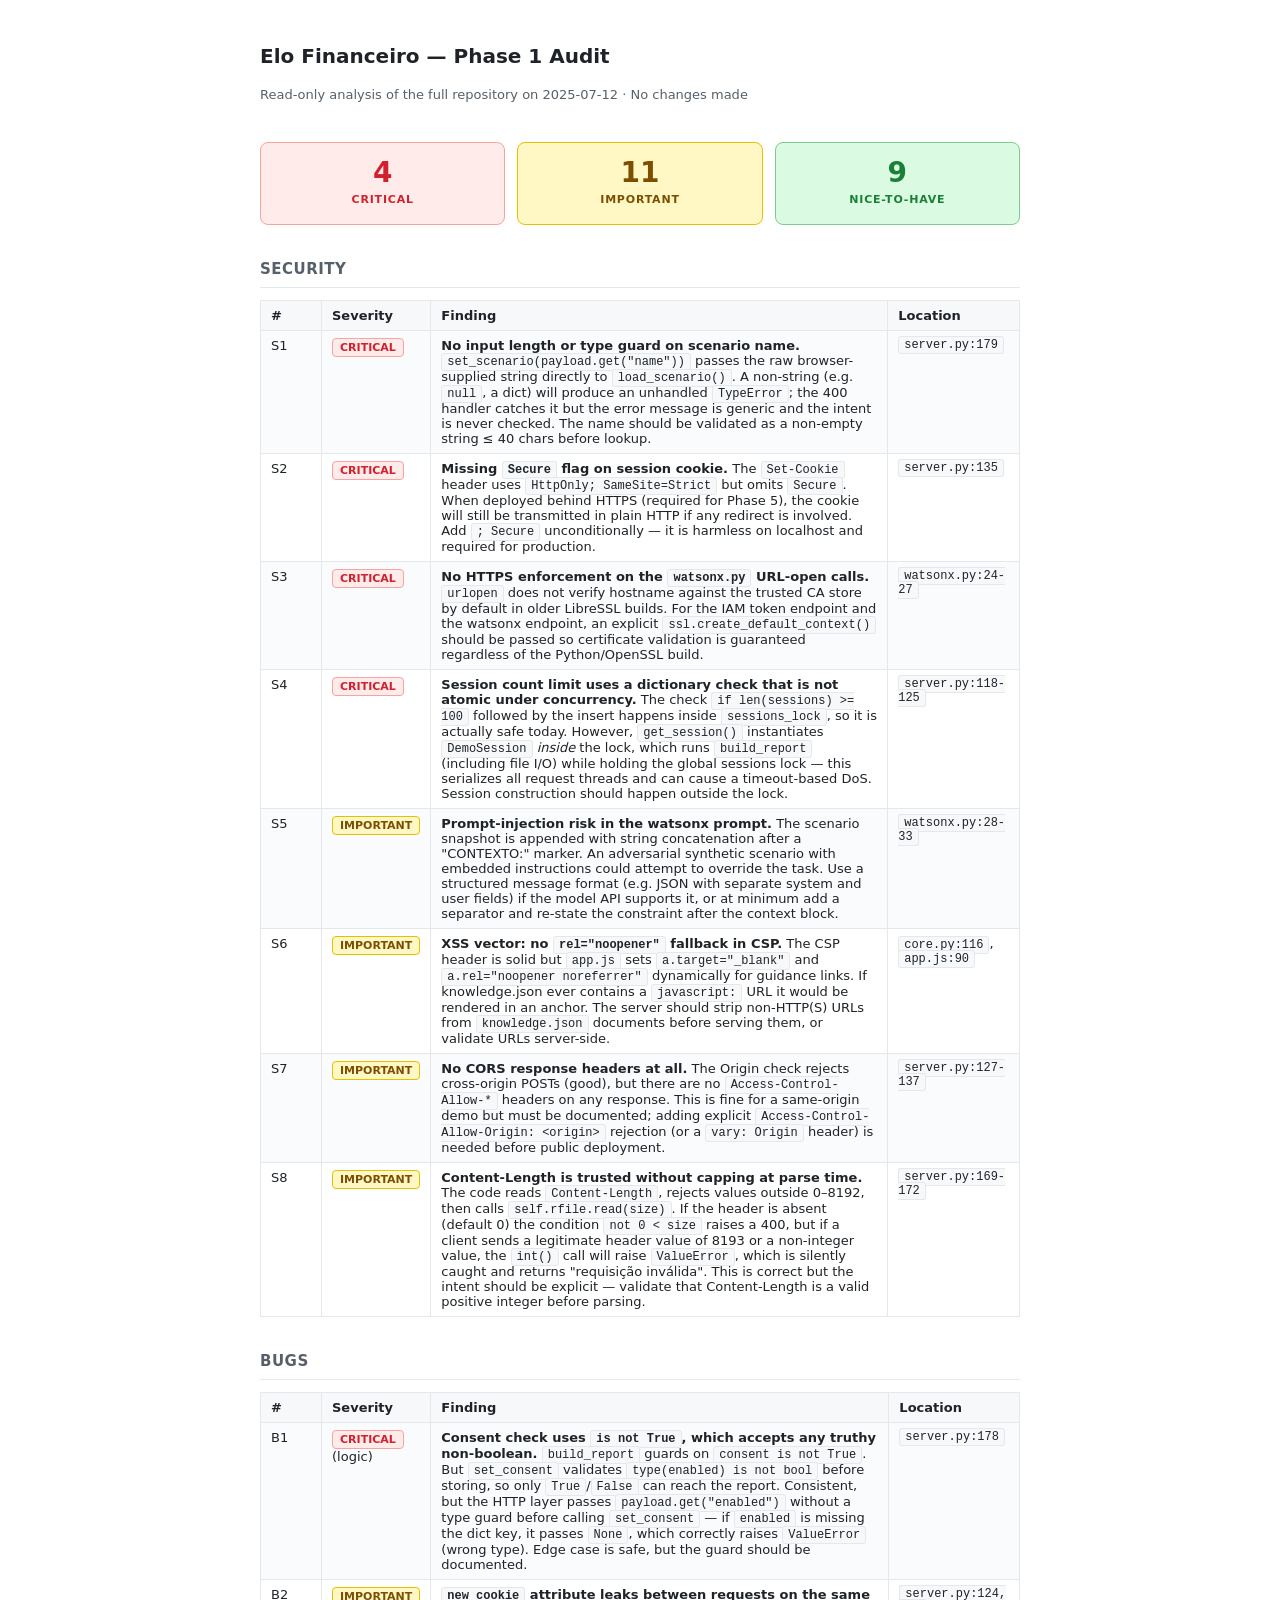
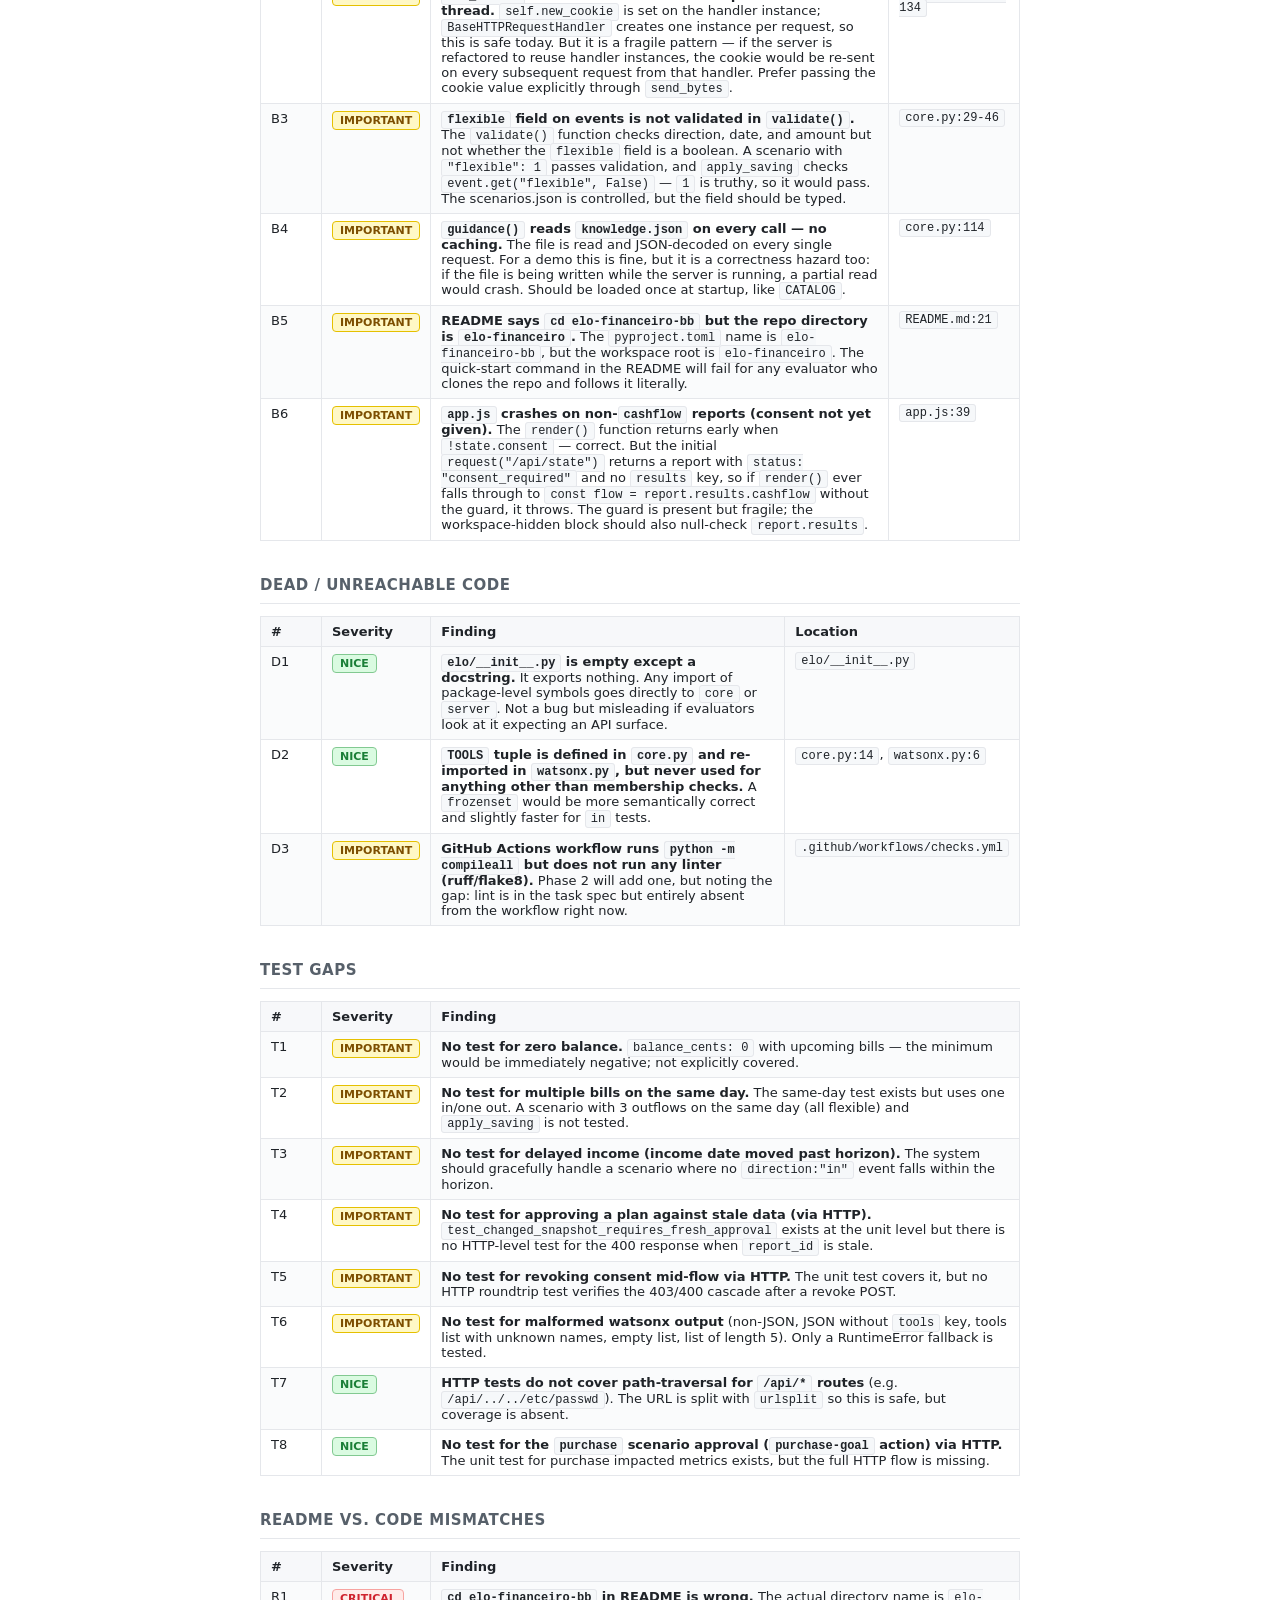
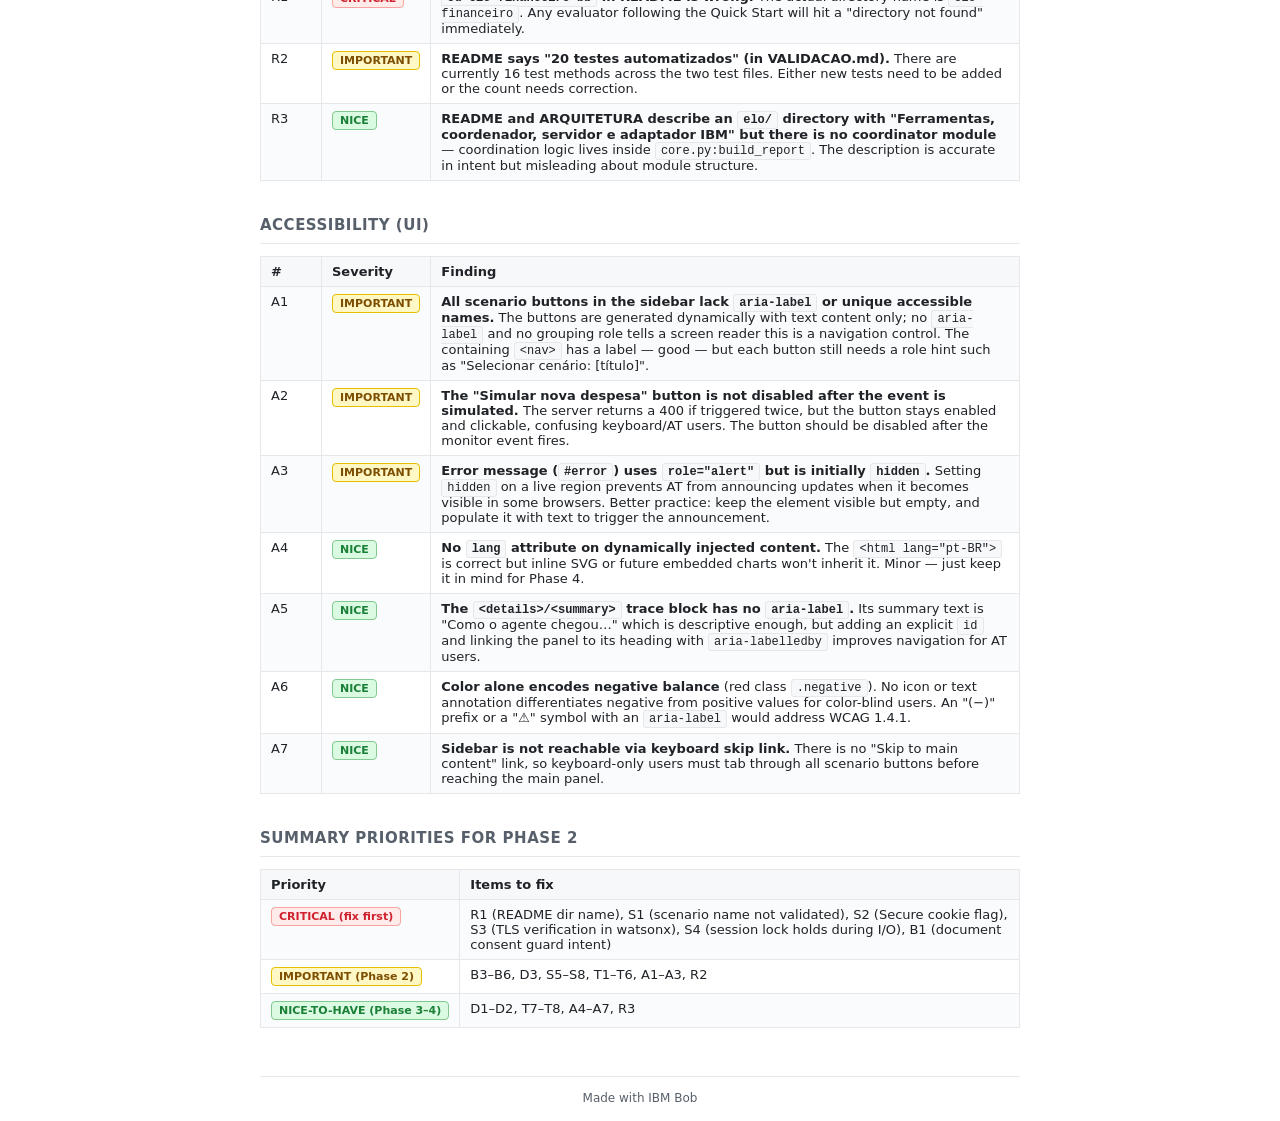
<file: .bob/artifacts/elo-financeiro-phase-1-audit-report.html>
<html lang="en">
<head>
<meta charset="utf-8" />
<meta name="viewport" content="width=device-width, initial-scale=1" />
<title>Elo Financeiro — Phase 1 Audit</title>
<style>
  body { font-family: -apple-system,"Segoe UI",system-ui,sans-serif; font-size:14px; line-height:1.6; background:#fff; color:#1f2328; max-width:760px; margin:40px auto; padding:0 24px 60px; }
  h1 { font-size:20px; margin-bottom:4px; }
  .meta { color:#57606a; font-size:13px; margin-bottom:36px; }
  h2 { font-size:15px; font-weight:700; border-bottom:1px solid #e5e7eb; padding-bottom:6px; margin:32px 0 12px; text-transform:uppercase; letter-spacing:.5px; color:#57606a; }
  table { width:100%; border-collapse:collapse; font-size:13px; margin-bottom:8px; }
  th { text-align:left; padding:7px 10px; background:#f7f8fa; border:1px solid #e5e7eb; font-weight:600; }
  td { padding:7px 10px; border:1px solid #e5e7eb; vertical-align:top; }
  tr:nth-child(even) td { background:#fafbfc; }
  .c { color:#cf222e; font-weight:700; }
  .i { color:#b45309; font-weight:700; }
  .n { color:#347d39; font-weight:600; }
  .tag { display:inline-block; font-size:11px; font-weight:600; padding:2px 7px; border-radius:4px; white-space:nowrap; }
  .tag-c { background:#ffebe9; color:#cf222e; border:1px solid #f7a3a0; }
  .tag-i { background:#fff8c5; color:#7d4e00; border:1px solid #e5c000; }
  .tag-n { background:#dafbe1; color:#1a7f37; border:1px solid #82c991; }
  .summary-grid { display:grid; grid-template-columns:repeat(3,1fr); gap:12px; margin:20px 0 32px; }
  .summary-box { padding:16px; border-radius:8px; text-align:center; }
  .box-c { background:#ffebe9; border:1px solid #f7a3a0; }
  .box-i { background:#fff8c5; border:1px solid #e5c000; }
  .box-n { background:#dafbe1; border:1px solid #82c991; }
  .summary-box .num { font-size:28px; font-weight:800; line-height:1; }
  .summary-box .label { font-size:11px; font-weight:600; text-transform:uppercase; letter-spacing:.8px; margin-top:4px; }
  .box-c .num { color:#cf222e; } .box-c .label { color:#cf222e; }
  .box-i .num { color:#7d4e00; } .box-i .label { color:#7d4e00; }
  .box-n .num { color:#1a7f37; } .box-n .label { color:#1a7f37; }
  code { font-size:12px; background:#f6f8fa; padding:1px 5px; border-radius:3px; border:1px solid #e5e7eb; }
  footer { margin-top:48px; border-top:1px solid #e5e7eb; padding-top:12px; text-align:center; font-size:12px; color:#57606a; }
</style>
</head>
<body>
<h1>Elo Financeiro — Phase 1 Audit</h1>
<p class="meta">Read-only analysis of the full repository on 2025-07-12 · No changes made</p>

<div class="summary-grid">
  <div class="summary-box box-c"><div class="num">4</div><div class="label">Critical</div></div>
  <div class="summary-box box-i"><div class="num">11</div><div class="label">Important</div></div>
  <div class="summary-box box-n"><div class="num">9</div><div class="label">Nice-to-have</div></div>
</div>

<h2>Security</h2>
<table>
<tr><th style="width:40px">#</th><th style="width:80px">Severity</th><th>Finding</th><th>Location</th></tr>
<tr><td>S1</td><td><span class="tag tag-c">CRITICAL</span></td><td><strong>No input length or type guard on scenario name.</strong> <code>set_scenario(payload.get("name"))</code> passes the raw browser-supplied string directly to <code>load_scenario()</code>. A non-string (e.g. <code>null</code>, a dict) will produce an unhandled <code>TypeError</code>; the 400 handler catches it but the error message is generic and the intent is never checked. The name should be validated as a non-empty string ≤ 40 chars before lookup.</td><td><code>server.py:179</code></td></tr>
<tr><td>S2</td><td><span class="tag tag-c">CRITICAL</span></td><td><strong>Missing <code>Secure</code> flag on session cookie.</strong> The <code>Set-Cookie</code> header uses <code>HttpOnly; SameSite=Strict</code> but omits <code>Secure</code>. When deployed behind HTTPS (required for Phase 5), the cookie will still be transmitted in plain HTTP if any redirect is involved. Add <code>; Secure</code> unconditionally — it is harmless on localhost and required for production.</td><td><code>server.py:135</code></td></tr>
<tr><td>S3</td><td><span class="tag tag-c">CRITICAL</span></td><td><strong>No HTTPS enforcement on the <code>watsonx.py</code> URL-open calls.</strong> <code>urlopen</code> does not verify hostname against the trusted CA store by default in older LibreSSL builds. For the IAM token endpoint and the watsonx endpoint, an explicit <code>ssl.create_default_context()</code> should be passed so certificate validation is guaranteed regardless of the Python/OpenSSL build.</td><td><code>watsonx.py:24-27</code></td></tr>
<tr><td>S4</td><td><span class="tag tag-c">CRITICAL</span></td><td><strong>Session count limit uses a dictionary check that is not atomic under concurrency.</strong> The check <code>if len(sessions) &gt;= 100</code> followed by the insert happens inside <code>sessions_lock</code>, so it is actually safe today. However, <code>get_session()</code> instantiates <code>DemoSession</code> <em>inside</em> the lock, which runs <code>build_report</code> (including file I/O) while holding the global sessions lock — this serializes all request threads and can cause a timeout-based DoS. Session construction should happen outside the lock.</td><td><code>server.py:118-125</code></td></tr>
<tr><td>S5</td><td><span class="tag tag-i">IMPORTANT</span></td><td><strong>Prompt-injection risk in the watsonx prompt.</strong> The scenario snapshot is appended with string concatenation after a "CONTEXTO:" marker. An adversarial synthetic scenario with embedded instructions could attempt to override the task. Use a structured message format (e.g. JSON with separate system and user fields) if the model API supports it, or at minimum add a separator and re-state the constraint after the context block.</td><td><code>watsonx.py:28-33</code></td></tr>
<tr><td>S6</td><td><span class="tag tag-i">IMPORTANT</span></td><td><strong>XSS vector: no <code>rel="noopener"</code> fallback in CSP.</strong> The CSP header is solid but <code>app.js</code> sets <code>a.target="_blank"</code> and <code>a.rel="noopener noreferrer"</code> dynamically for guidance links. If knowledge.json ever contains a <code>javascript:</code> URL it would be rendered in an anchor. The server should strip non-HTTP(S) URLs from <code>knowledge.json</code> documents before serving them, or validate URLs server-side.</td><td><code>core.py:116</code>, <code>app.js:90</code></td></tr>
<tr><td>S7</td><td><span class="tag tag-i">IMPORTANT</span></td><td><strong>No CORS response headers at all.</strong> The Origin check rejects cross-origin POSTs (good), but there are no <code>Access-Control-Allow-*</code> headers on any response. This is fine for a same-origin demo but must be documented; adding explicit <code>Access-Control-Allow-Origin: &lt;origin&gt;</code> rejection (or a <code>vary: Origin</code> header) is needed before public deployment.</td><td><code>server.py:127-137</code></td></tr>
<tr><td>S8</td><td><span class="tag tag-i">IMPORTANT</span></td><td><strong>Content-Length is trusted without capping at parse time.</strong> The code reads <code>Content-Length</code>, rejects values outside 0–8192, then calls <code>self.rfile.read(size)</code>. If the header is absent (default 0) the condition <code>not 0 &lt; size</code> raises a 400, but if a client sends a legitimate header value of 8193 or a non-integer value, the <code>int()</code> call will raise <code>ValueError</code>, which is silently caught and returns "requisição inválida". This is correct but the intent should be explicit — validate that Content-Length is a valid positive integer before parsing.</td><td><code>server.py:169-172</code></td></tr>
</table>

<h2>Bugs</h2>
<table>
<tr><th style="width:40px">#</th><th style="width:80px">Severity</th><th>Finding</th><th>Location</th></tr>
<tr><td>B1</td><td><span class="tag tag-c">CRITICAL</span> (logic)</td><td><strong>Consent check uses <code>is not True</code>, which accepts any truthy non-boolean.</strong> <code>build_report</code> guards on <code>consent is not True</code>. But <code>set_consent</code> validates <code>type(enabled) is not bool</code> before storing, so only <code>True</code>/<code>False</code> can reach the report. Consistent, but the HTTP layer passes <code>payload.get("enabled")</code> without a type guard before calling <code>set_consent</code> — if <code>enabled</code> is missing the dict key, it passes <code>None</code>, which correctly raises <code>ValueError</code> (wrong type). Edge case is safe, but the guard should be documented.</td><td><code>server.py:178</code></td></tr>
<tr><td>B2</td><td><span class="tag tag-i">IMPORTANT</span></td><td><strong><code>new_cookie</code> attribute leaks between requests on the same thread.</strong> <code>self.new_cookie</code> is set on the handler instance; <code>BaseHTTPRequestHandler</code> creates one instance per request, so this is safe today. But it is a fragile pattern — if the server is refactored to reuse handler instances, the cookie would be re-sent on every subsequent request from that handler. Prefer passing the cookie value explicitly through <code>send_bytes</code>.</td><td><code>server.py:124, 134</code></td></tr>
<tr><td>B3</td><td><span class="tag tag-i">IMPORTANT</span></td><td><strong><code>flexible</code> field on events is not validated in <code>validate()</code>.</strong> The <code>validate()</code> function checks direction, date, and amount but not whether the <code>flexible</code> field is a boolean. A scenario with <code>"flexible": 1</code> passes validation, and <code>apply_saving</code> checks <code>event.get("flexible", False)</code> — <code>1</code> is truthy, so it would pass. The scenarios.json is controlled, but the field should be typed.</td><td><code>core.py:29-46</code></td></tr>
<tr><td>B4</td><td><span class="tag tag-i">IMPORTANT</span></td><td><strong><code>guidance()</code> reads <code>knowledge.json</code> on every call — no caching.</strong> The file is read and JSON-decoded on every single request. For a demo this is fine, but it is a correctness hazard too: if the file is being written while the server is running, a partial read would crash. Should be loaded once at startup, like <code>CATALOG</code>.</td><td><code>core.py:114</code></td></tr>
<tr><td>B5</td><td><span class="tag tag-i">IMPORTANT</span></td><td><strong>README says <code>cd elo-financeiro-bb</code> but the repo directory is <code>elo-financeiro</code>.</strong> The <code>pyproject.toml</code> name is <code>elo-financeiro-bb</code>, but the workspace root is <code>elo-financeiro</code>. The quick-start command in the README will fail for any evaluator who clones the repo and follows it literally.</td><td><code>README.md:21</code></td></tr>
<tr><td>B6</td><td><span class="tag tag-i">IMPORTANT</span></td><td><strong><code>app.js</code> crashes on non-<code>cashflow</code> reports (consent not yet given).</strong> The <code>render()</code> function returns early when <code>!state.consent</code> — correct. But the initial <code>request("/api/state")</code> returns a report with <code>status: "consent_required"</code> and no <code>results</code> key, so if <code>render()</code> ever falls through to <code>const flow = report.results.cashflow</code> without the guard, it throws. The guard is present but fragile; the workspace-hidden block should also null-check <code>report.results</code>.</td><td><code>app.js:39</code></td></tr>
</table>

<h2>Dead / Unreachable Code</h2>
<table>
<tr><th style="width:40px">#</th><th style="width:80px">Severity</th><th>Finding</th><th>Location</th></tr>
<tr><td>D1</td><td><span class="tag tag-n">NICE</span></td><td><strong><code>elo/__init__.py</code> is empty except a docstring.</strong> It exports nothing. Any import of package-level symbols goes directly to <code>core</code> or <code>server</code>. Not a bug but misleading if evaluators look at it expecting an API surface.</td><td><code>elo/__init__.py</code></td></tr>
<tr><td>D2</td><td><span class="tag tag-n">NICE</span></td><td><strong><code>TOOLS</code> tuple is defined in <code>core.py</code> and re-imported in <code>watsonx.py</code>, but never used for anything other than membership checks.</strong> A <code>frozenset</code> would be more semantically correct and slightly faster for <code>in</code> tests.</td><td><code>core.py:14</code>, <code>watsonx.py:6</code></td></tr>
<tr><td>D3</td><td><span class="tag tag-i">IMPORTANT</span></td><td><strong>GitHub Actions workflow runs <code>python -m compileall</code> but does not run any linter (ruff/flake8).</strong> Phase 2 will add one, but noting the gap: lint is in the task spec but entirely absent from the workflow right now.</td><td><code>.github/workflows/checks.yml</code></td></tr>
</table>

<h2>Test Gaps</h2>
<table>
<tr><th style="width:40px">#</th><th style="width:80px">Severity</th><th>Finding</th></tr>
<tr><td>T1</td><td><span class="tag tag-i">IMPORTANT</span></td><td><strong>No test for zero balance.</strong> <code>balance_cents: 0</code> with upcoming bills — the minimum would be immediately negative; not explicitly covered.</td></tr>
<tr><td>T2</td><td><span class="tag tag-i">IMPORTANT</span></td><td><strong>No test for multiple bills on the same day.</strong> The same-day test exists but uses one in/one out. A scenario with 3 outflows on the same day (all flexible) and <code>apply_saving</code> is not tested.</td></tr>
<tr><td>T3</td><td><span class="tag tag-i">IMPORTANT</span></td><td><strong>No test for delayed income (income date moved past horizon).</strong> The system should gracefully handle a scenario where no <code>direction:"in"</code> event falls within the horizon.</td></tr>
<tr><td>T4</td><td><span class="tag tag-i">IMPORTANT</span></td><td><strong>No test for approving a plan against stale data (via HTTP).</strong> <code>test_changed_snapshot_requires_fresh_approval</code> exists at the unit level but there is no HTTP-level test for the 400 response when <code>report_id</code> is stale.</td></tr>
<tr><td>T5</td><td><span class="tag tag-i">IMPORTANT</span></td><td><strong>No test for revoking consent mid-flow via HTTP.</strong> The unit test covers it, but no HTTP roundtrip test verifies the 403/400 cascade after a revoke POST.</td></tr>
<tr><td>T6</td><td><span class="tag tag-i">IMPORTANT</span></td><td><strong>No test for malformed watsonx output</strong> (non-JSON, JSON without <code>tools</code> key, tools list with unknown names, empty list, list of length 5). Only a RuntimeError fallback is tested.</td></tr>
<tr><td>T7</td><td><span class="tag tag-n">NICE</span></td><td><strong>HTTP tests do not cover path-traversal for <code>/api/*</code> routes</strong> (e.g. <code>/api/../../etc/passwd</code>). The URL is split with <code>urlsplit</code> so this is safe, but coverage is absent.</td></tr>
<tr><td>T8</td><td><span class="tag tag-n">NICE</span></td><td><strong>No test for the <code>purchase</code> scenario approval (<code>purchase-goal</code> action) via HTTP.</strong> The unit test for purchase impacted metrics exists, but the full HTTP flow is missing.</td></tr>
</table>

<h2>README vs. Code Mismatches</h2>
<table>
<tr><th style="width:40px">#</th><th style="width:80px">Severity</th><th>Finding</th></tr>
<tr><td>R1</td><td><span class="tag tag-c">CRITICAL</span></td><td><strong><code>cd elo-financeiro-bb</code> in README is wrong.</strong> The actual directory name is <code>elo-financeiro</code>. Any evaluator following the Quick Start will hit a "directory not found" immediately.</td></tr>
<tr><td>R2</td><td><span class="tag tag-i">IMPORTANT</span></td><td><strong>README says "20 testes automatizados" (in VALIDACAO.md).</strong> There are currently 16 test methods across the two test files. Either new tests need to be added or the count needs correction.</td></tr>
<tr><td>R3</td><td><span class="tag tag-n">NICE</span></td><td><strong>README and ARQUITETURA describe an <code>elo/</code> directory with "Ferramentas, coordenador, servidor e adaptador IBM" but there is no coordinator module</strong> — coordination logic lives inside <code>core.py:build_report</code>. The description is accurate in intent but misleading about module structure.</td></tr>
</table>

<h2>Accessibility (UI)</h2>
<table>
<tr><th style="width:40px">#</th><th style="width:80px">Severity</th><th>Finding</th></tr>
<tr><td>A1</td><td><span class="tag tag-i">IMPORTANT</span></td><td><strong>All scenario buttons in the sidebar lack <code>aria-label</code> or unique accessible names.</strong> The buttons are generated dynamically with text content only; no <code>aria-label</code> and no grouping role tells a screen reader this is a navigation control. The containing <code>&lt;nav&gt;</code> has a label — good — but each button still needs a role hint such as "Selecionar cenário: [título]".</td></tr>
<tr><td>A2</td><td><span class="tag tag-i">IMPORTANT</span></td><td><strong>The "Simular nova despesa" button is not disabled after the event is simulated.</strong> The server returns a 400 if triggered twice, but the button stays enabled and clickable, confusing keyboard/AT users. The button should be disabled after the monitor event fires.</td></tr>
<tr><td>A3</td><td><span class="tag tag-i">IMPORTANT</span></td><td><strong>Error message (<code>#error</code>) uses <code>role="alert"</code> but is initially <code>hidden</code>.</strong> Setting <code>hidden</code> on a live region prevents AT from announcing updates when it becomes visible in some browsers. Better practice: keep the element visible but empty, and populate it with text to trigger the announcement.</td></tr>
<tr><td>A4</td><td><span class="tag tag-n">NICE</span></td><td><strong>No <code>lang</code> attribute on dynamically injected content.</strong> The <code>&lt;html lang="pt-BR"&gt;</code> is correct but inline SVG or future embedded charts won't inherit it. Minor — just keep it in mind for Phase 4.</td></tr>
<tr><td>A5</td><td><span class="tag tag-n">NICE</span></td><td><strong>The <code>&lt;details&gt;/&lt;summary&gt;</code> trace block has no <code>aria-label</code>.</strong> Its summary text is "Como o agente chegou…" which is descriptive enough, but adding an explicit <code>id</code> and linking the panel to its heading with <code>aria-labelledby</code> improves navigation for AT users.</td></tr>
<tr><td>A6</td><td><span class="tag tag-n">NICE</span></td><td><strong>Color alone encodes negative balance</strong> (red class <code>.negative</code>). No icon or text annotation differentiates negative from positive values for color-blind users. An "(−)" prefix or a "⚠" symbol with an <code>aria-label</code> would address WCAG 1.4.1.</td></tr>
<tr><td>A7</td><td><span class="tag tag-n">NICE</span></td><td><strong>Sidebar is not reachable via keyboard skip link.</strong> There is no "Skip to main content" link, so keyboard-only users must tab through all scenario buttons before reaching the main panel.</td></tr>
</table>

<h2>Summary Priorities for Phase 2</h2>
<table>
<tr><th>Priority</th><th>Items to fix</th></tr>
<tr><td><span class="tag tag-c">CRITICAL (fix first)</span></td><td>R1 (README dir name), S1 (scenario name not validated), S2 (Secure cookie flag), S3 (TLS verification in watsonx), S4 (session lock holds during I/O), B1 (document consent guard intent)</td></tr>
<tr><td><span class="tag tag-i">IMPORTANT (Phase 2)</span></td><td>B3–B6, D3, S5–S8, T1–T6, A1–A3, R2</td></tr>
<tr><td><span class="tag tag-n">NICE-TO-HAVE (Phase 3–4)</span></td><td>D1–D2, T7–T8, A4–A7, R3</td></tr>
</table>

<footer>Made with IBM Bob</footer>
</body>
</html>
</file>
